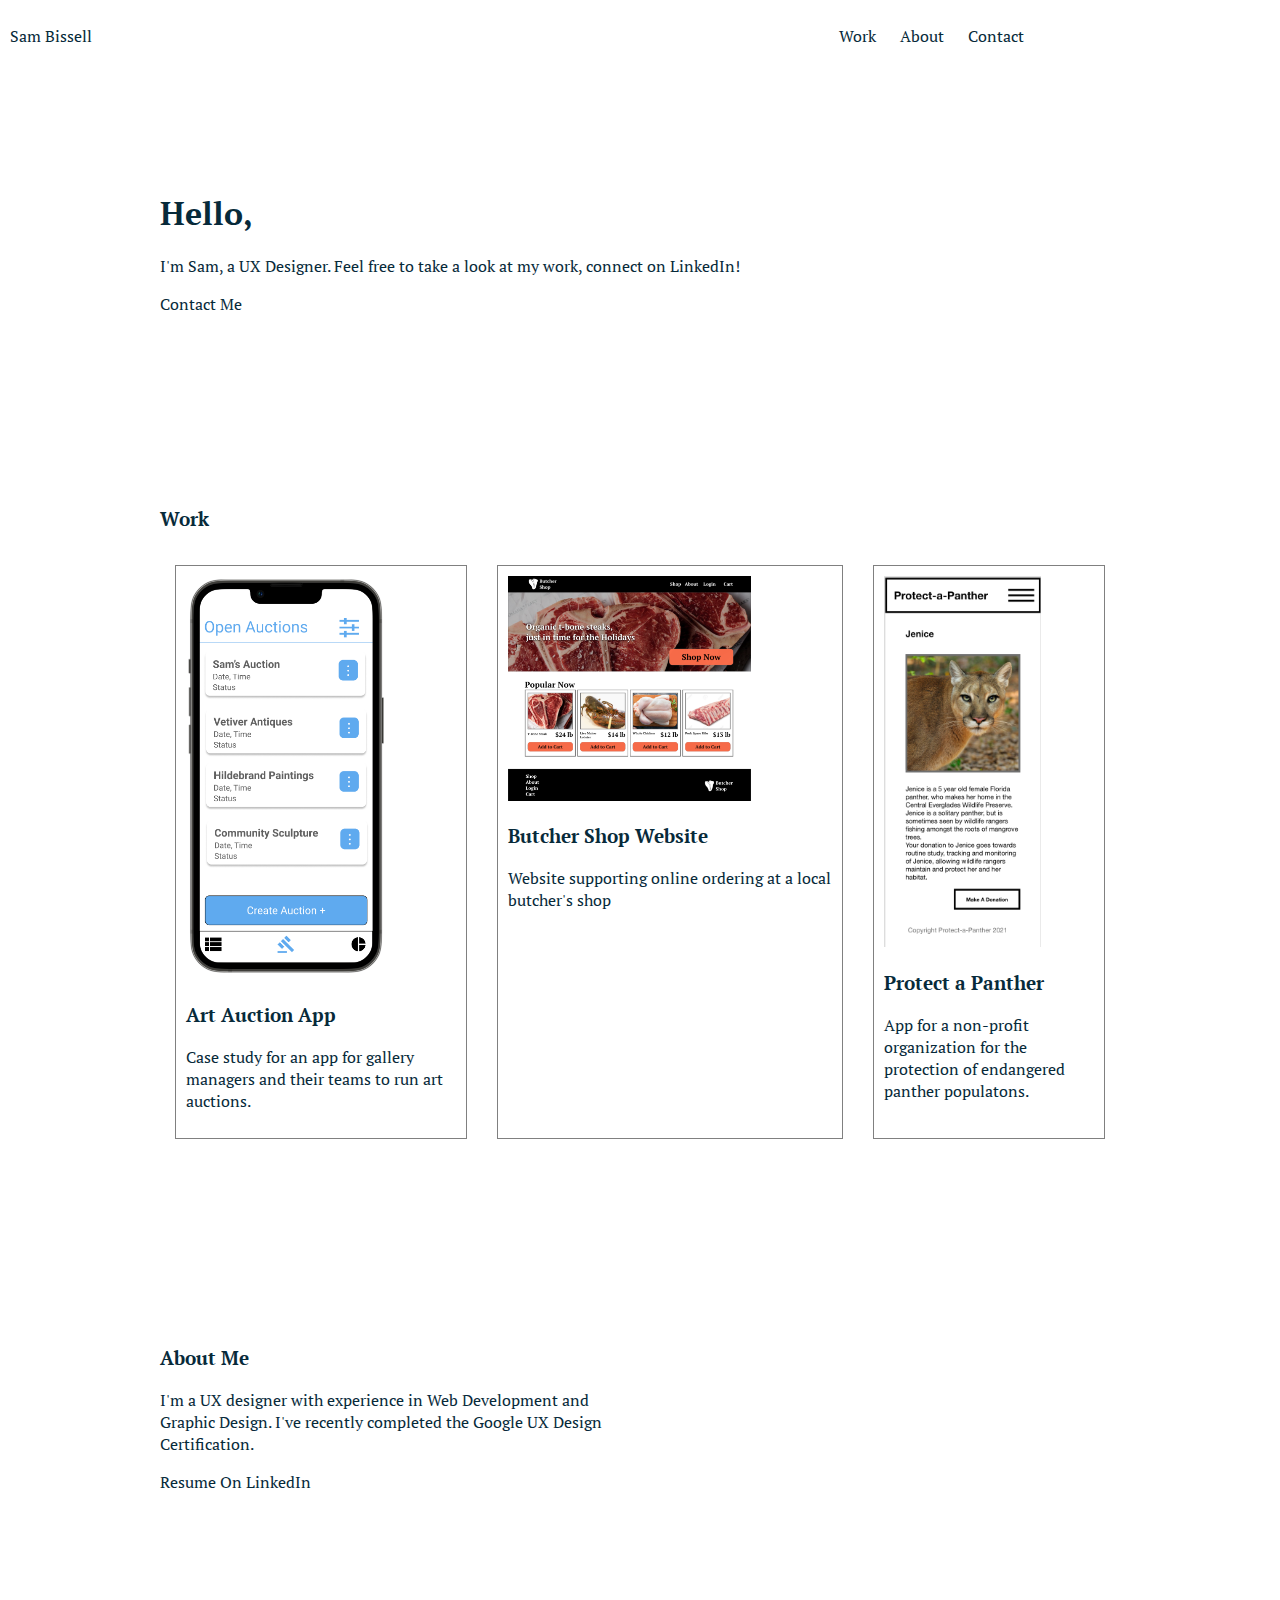
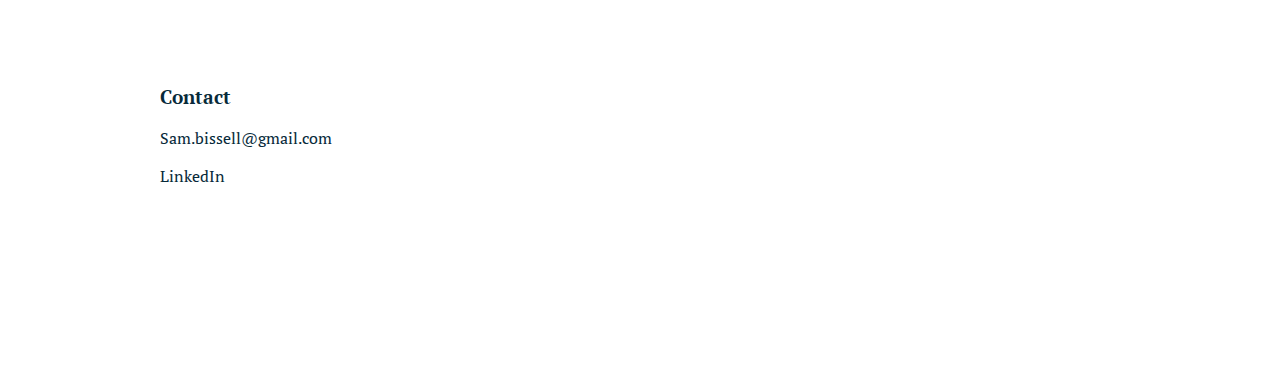
<file: index.html>
<!DOCTYPE html>
<html lang="en">

<head>
    <meta charset="UTF-8" />
    <meta http-equiv="X-UA-Compatible" content="IE=edge" />
    <meta name="viewport" content="width=device-width, initial-scale=1.0" />
    <link rel="preconnect" href="https://fonts.googleapis.com" />
    <link rel="preconnect" href="https://fonts.gstatic.com" crossorigin />
    <link href="https://fonts.googleapis.com/css2?family=PT+Serif&display=swap" rel="stylesheet" />
    <link href="style.css" rel="stylesheet" />
    <title>SB</title>
</head>

<body>
    <nav>
        <a href="index.html">Sam Bissell</a>
        <div class="internal-links">
            <a href="#work">Work</a>
            <a href="#about">About</a>
            <a href="#contact">Contact</a>
        </div>
    </nav>
    <div class="page-container">


        <section id="intro">
            <h1>Hello,</h1>
            <p>
                I'm Sam, a UX Designer. Feel free to take a look at my work, connect on LinkedIn!
            </p>
            <a href="#contact">Contact Me</a>
        </section>

        <section>
            <h3 id="work">Work</h3>
            <div class="project-grid">
                <div class="project-card">
                    <a href="auction.html">
                        <img src="./images/auction/mock3.png" alt="">
                        <h3>Art Auction App</h3>
                        <p>
                            Case study for an app for gallery managers and their teams to run art auctions.
                        </p>
                    </a>

                </div>
                <div class="project-card">
                    <a href="butcher.html">
                        <img src="./images/butcher/mock3.png" alt="">
                        <h3>Butcher Shop Website</h3>
                        <p>
                            Website supporting online ordering at a local butcher's shop
                        </p>
                    </a>

                </div>
                <div class="project-card">
                    <a href="panther.html">
                        <img src="./images/panther/mock1.png" alt="">
                        <h3>Protect a Panther</h3>
                        <p>
                            App for a non-profit organization for the protection of endangered panther populatons.
                        </p>
                    </a>

                </div>
            </div>

        </section>


        <section>
            <h3 id="about">About Me</h3>
            <p class="text-area">I'm a UX designer with experience in Web Development and Graphic Design. I've recently
                completed the Google UX Design Certification.</p>
            <a href="https://www.linkedin.com/in/samuel-bissell/">Resume On LinkedIn</a>

        </section>



        <section>
            <h3 id="contact">Contact</h3>
            <p>Sam.bissell@gmail.com</p>
            <a href="https://www.linkedin.com/in/samuel-bissell/">LinkedIn</a>

        </section>
    </div>

    <footer></footer>
</body>

</html>

<!-- <nav>
  <a>Sam Bissell</a>
  <div>
    <a>Work</a>
    <a>About</a>
    <a>Contact</a>
  </div>
</nav>
<div class="page-container">
  <section></section>
</div>
<footer></footer> -->
</file>
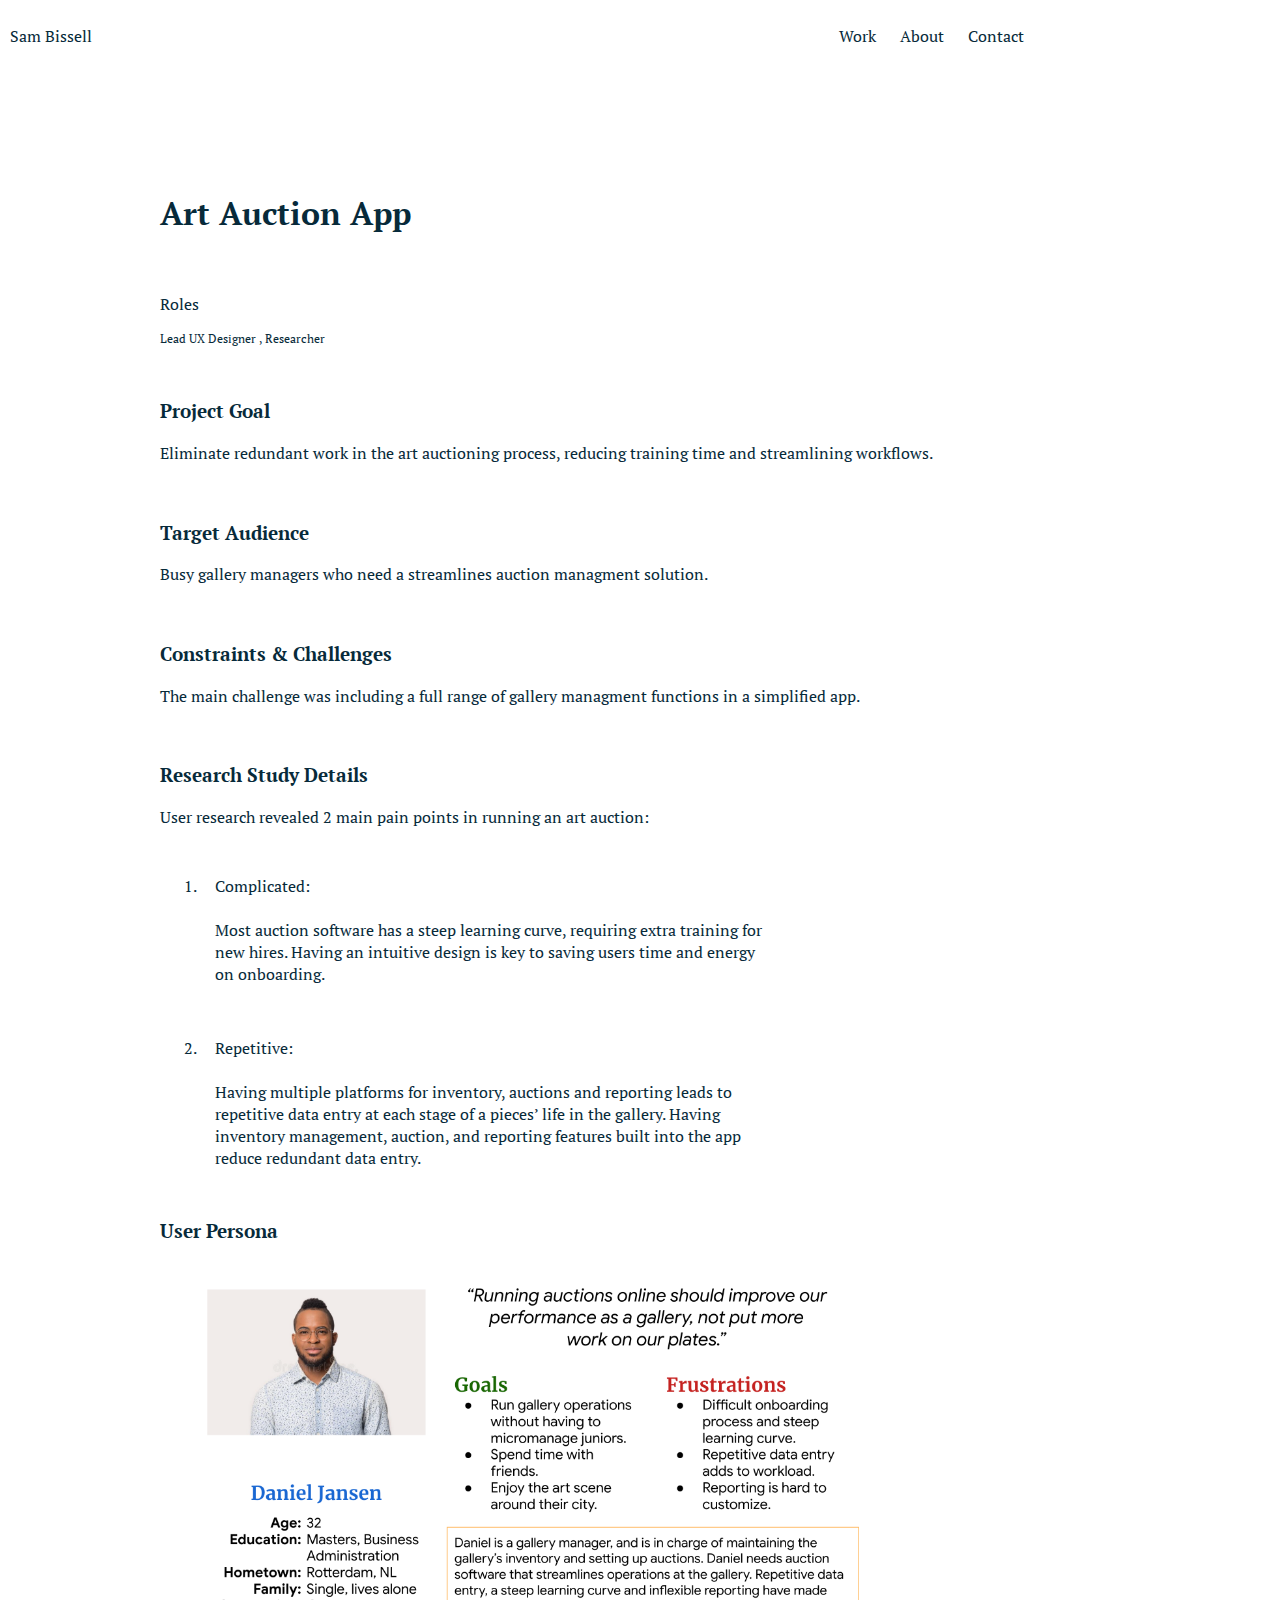
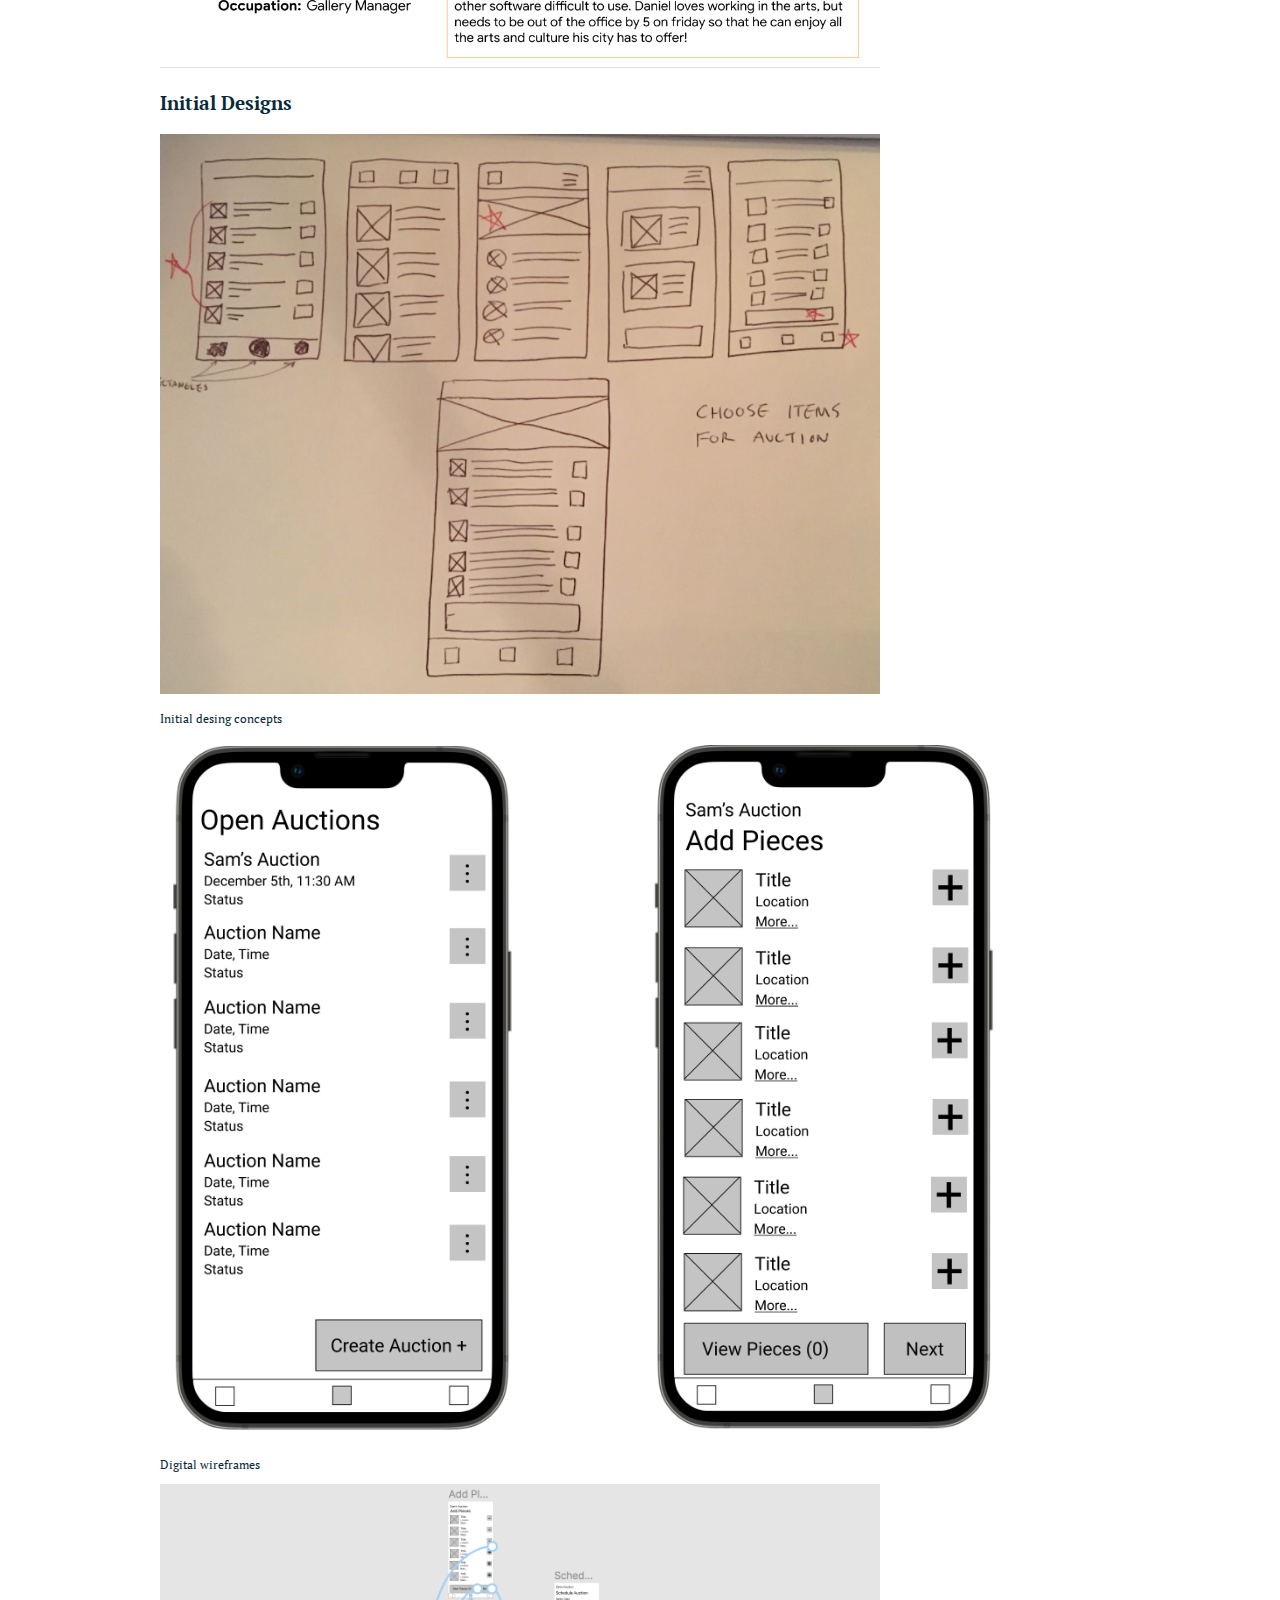
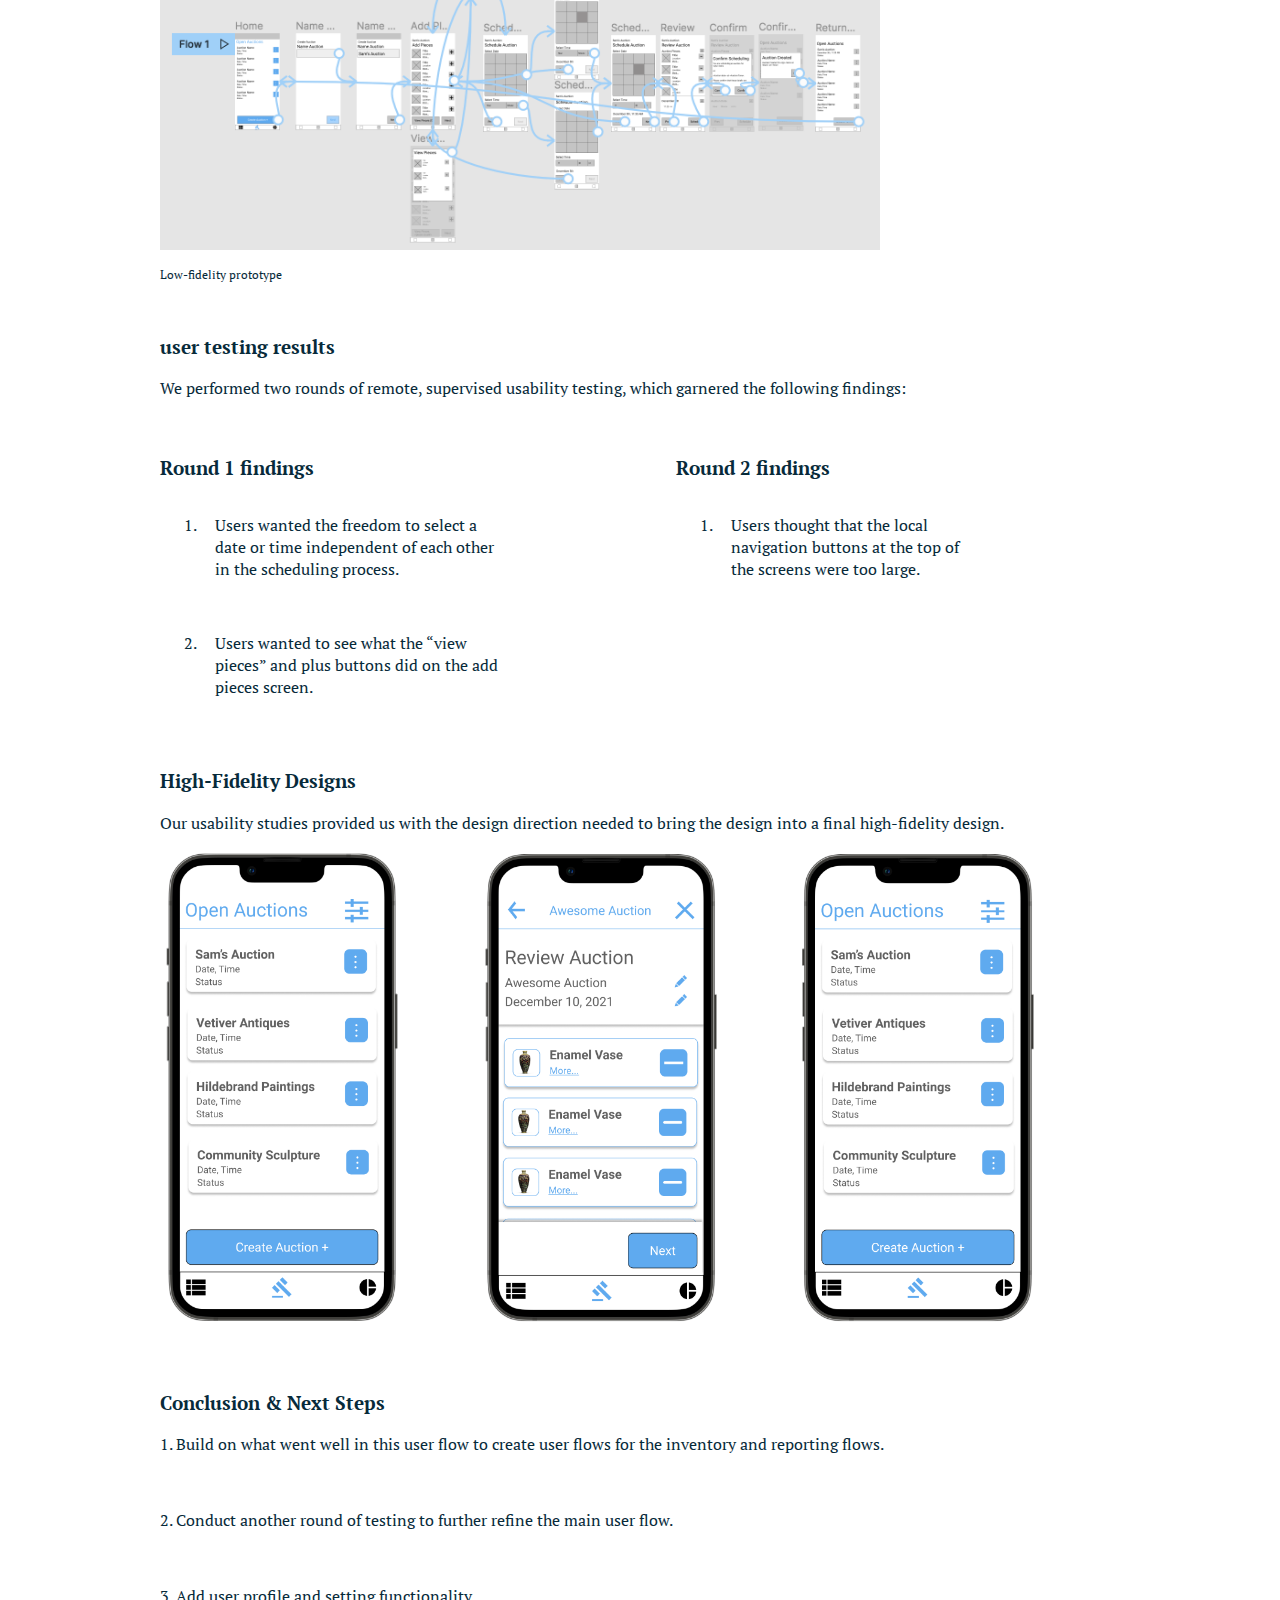
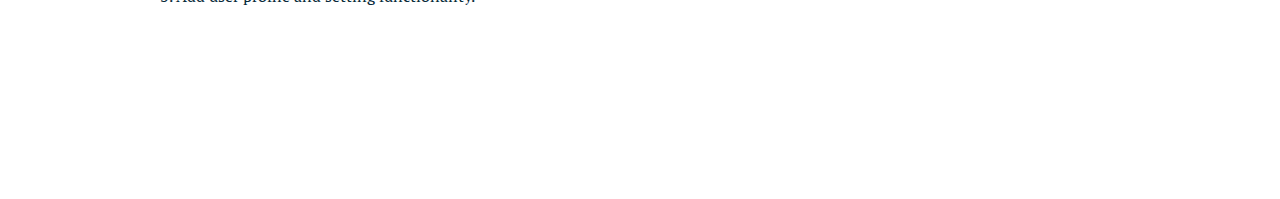
<file: auction.html>
<!DOCTYPE html>
<html lang="en">

<head>
    <meta charset="UTF-8" />
    <meta http-equiv="X-UA-Compatible" content="IE=edge" />
    <meta name="viewport" content="width=device-width, initial-scale=1.0" />
    <link rel="preconnect" href="https://fonts.googleapis.com" />
    <link rel="preconnect" href="https://fonts.gstatic.com" crossorigin />
    <link href="https://fonts.googleapis.com/css2?family=PT+Serif&display=swap" rel="stylesheet" />
    <link href="style.css" rel="stylesheet" />
    <title>SB</title>
</head>

<body>
    <nav>
        <a href="index.html">Sam Bissell</a>
        <div class="internal-links">
            <a href="index.html#work">Work</a>
            <a href="index.html#about">About</a>
            <a href="index.html#contact">Contact</a>
        </div>
    </nav>
    <div class="page-container">



        <section>
            <h1 id="work">Art Auction App</h1>
            <br>
            <p>Roles</p>
            <p class="sub-text">Lead UX Designer
                , Researcher</p>
            <br>
            <h3>Project Goal</h3>
            <p>Eliminate redundant work in the art auctioning process, reducing training time and streamlining workflows.</p>
            <br>
            <h3>Target Audience</h3>
            <p>Busy gallery managers who need a streamlines auction managment solution.</p>
            <br>
            <h3>Constraints & Challenges</h3>
            <p>The main challenge was including a full range of gallery managment functions in a simplified app.</p>
            <br>
            <h3>Research Study Details</h3>
            <p>User research revealed 2 main pain points in running an art auction:</p>
            <div class="project-grid">
                <ol>
                    <li>Complicated:<br><br>Most auction software has a steep learning curve, requiring extra training
                        for
                        new hires. Having an intuitive design is key to saving users time and energy on onboarding.</li>
                    <br>
                    <li>Repetitive:<br><br>Having multiple platforms for inventory, auctions and reporting leads to
                        repetitive data entry at each stage of a pieces’ life in the gallery. Having inventory
                        management, auction, and reporting features built into the app reduce redundant data entry.</li>
                </ol>
            </div>


            <h3>User Persona</h3>
            <img src="./images/auction/user.png" alt="">
            <br>
            <h3>Initial Designs</h3>
            <img src="./images/auction/auction_paper.png" alt="">
            <p class="sub-text">Initial desing concepts</p>

            <div class="project-grid">
                <div><img src="./images/auction/low1.png" alt="">
                    <p class="sub-text">Digital wireframes</p>
                </div>
                <div><img src="./images/auction/low2.png" alt="">

                </div>

            </div>
            <div><img src="./images/auction/lowpro.png" alt="">
                <p class="sub-text">Low-fidelity prototype</p>
            </div>


            <br>
            <h3>user testing results</h3>
            <p>We performed two rounds of remote, supervised usability testing, which garnered the following findings:
            </p>
            <br>
            <div class="project-grid">
                <div>
                    <h3>Round 1 findings</h3>
                    <ol>
                        <li>Users wanted the freedom to select a date or time independent of each other in the
                            scheduling
                            process.</li>
                        <br>
                        <li>Users wanted to see what the “view pieces” and plus buttons did on the add pieces screen.
                        </li>
                    </ol>
                </div>

                <div>
                    <h3>Round 2 findings</h3>
                    <ol>
                        <li>Users thought that the local navigation buttons at the top of the screens were too large.
                        </li>
                    </ol>
                </div>
            </div>


            <br>
            <h3>High-Fidelity Designs</h3>
            <p>Our usability studies provided us with the design direction needed to bring the design into a final
                high-fidelity design.
                <br>
                <div class="project-grid">
                    <div>
                        <img src="./images/auction/mock1.png" alt="">
                    </div>
                    <div>
                        <img src="./images/auction/mock2.png" alt="">
                    </div>
                    <div>
                        <img src="./images/auction/mock3.png" alt="">
                    </div>
                </div>
            </p>
            <br>
            <h3>Conclusion & Next Steps</h3>
            <p>1. Build on what went well in this user flow to create user flows for the inventory and reporting flows.
            </p>
            <br>
            <p>2. Conduct another round of testing to further refine the main user flow.
            </p>
            <br>
            <p>3. Add user profile and setting functionality.
            </p>







    </div>

    </section>



    </div>

    <footer></footer>
</body>

</html>
</file>
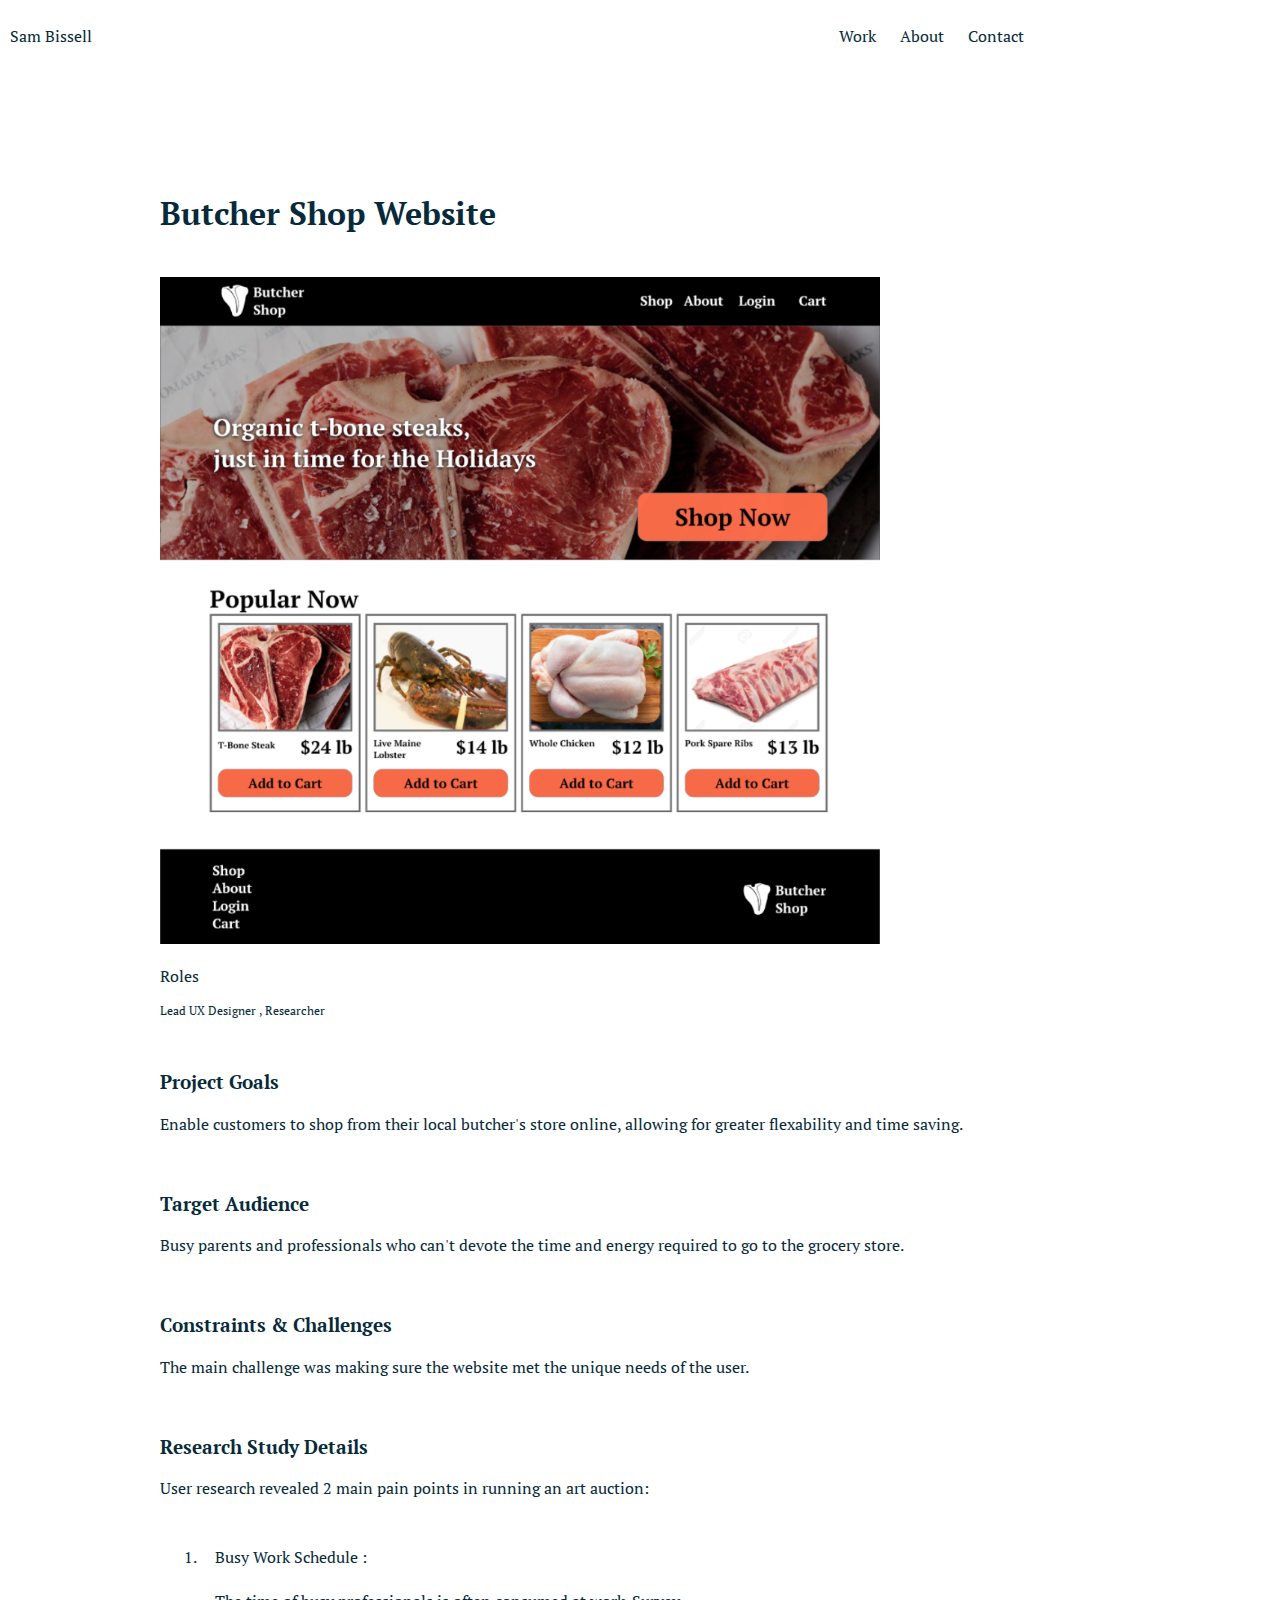
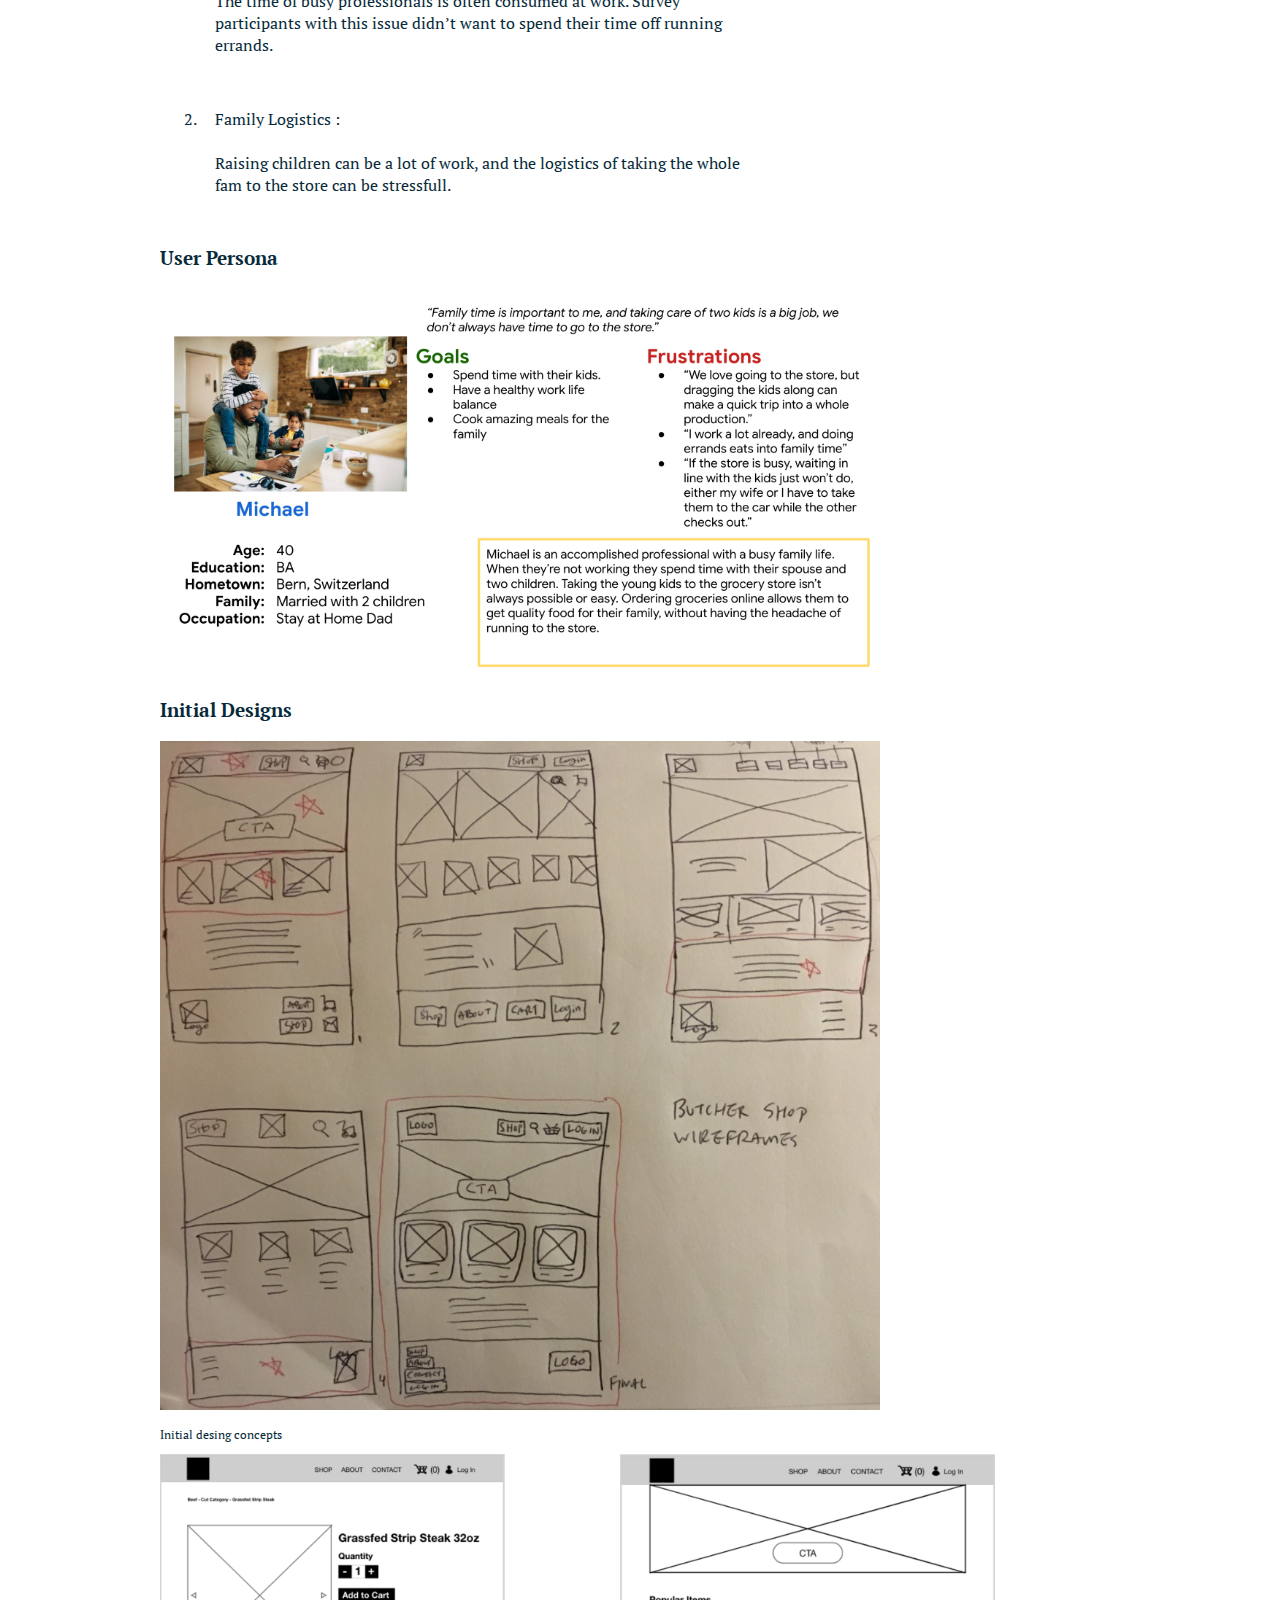
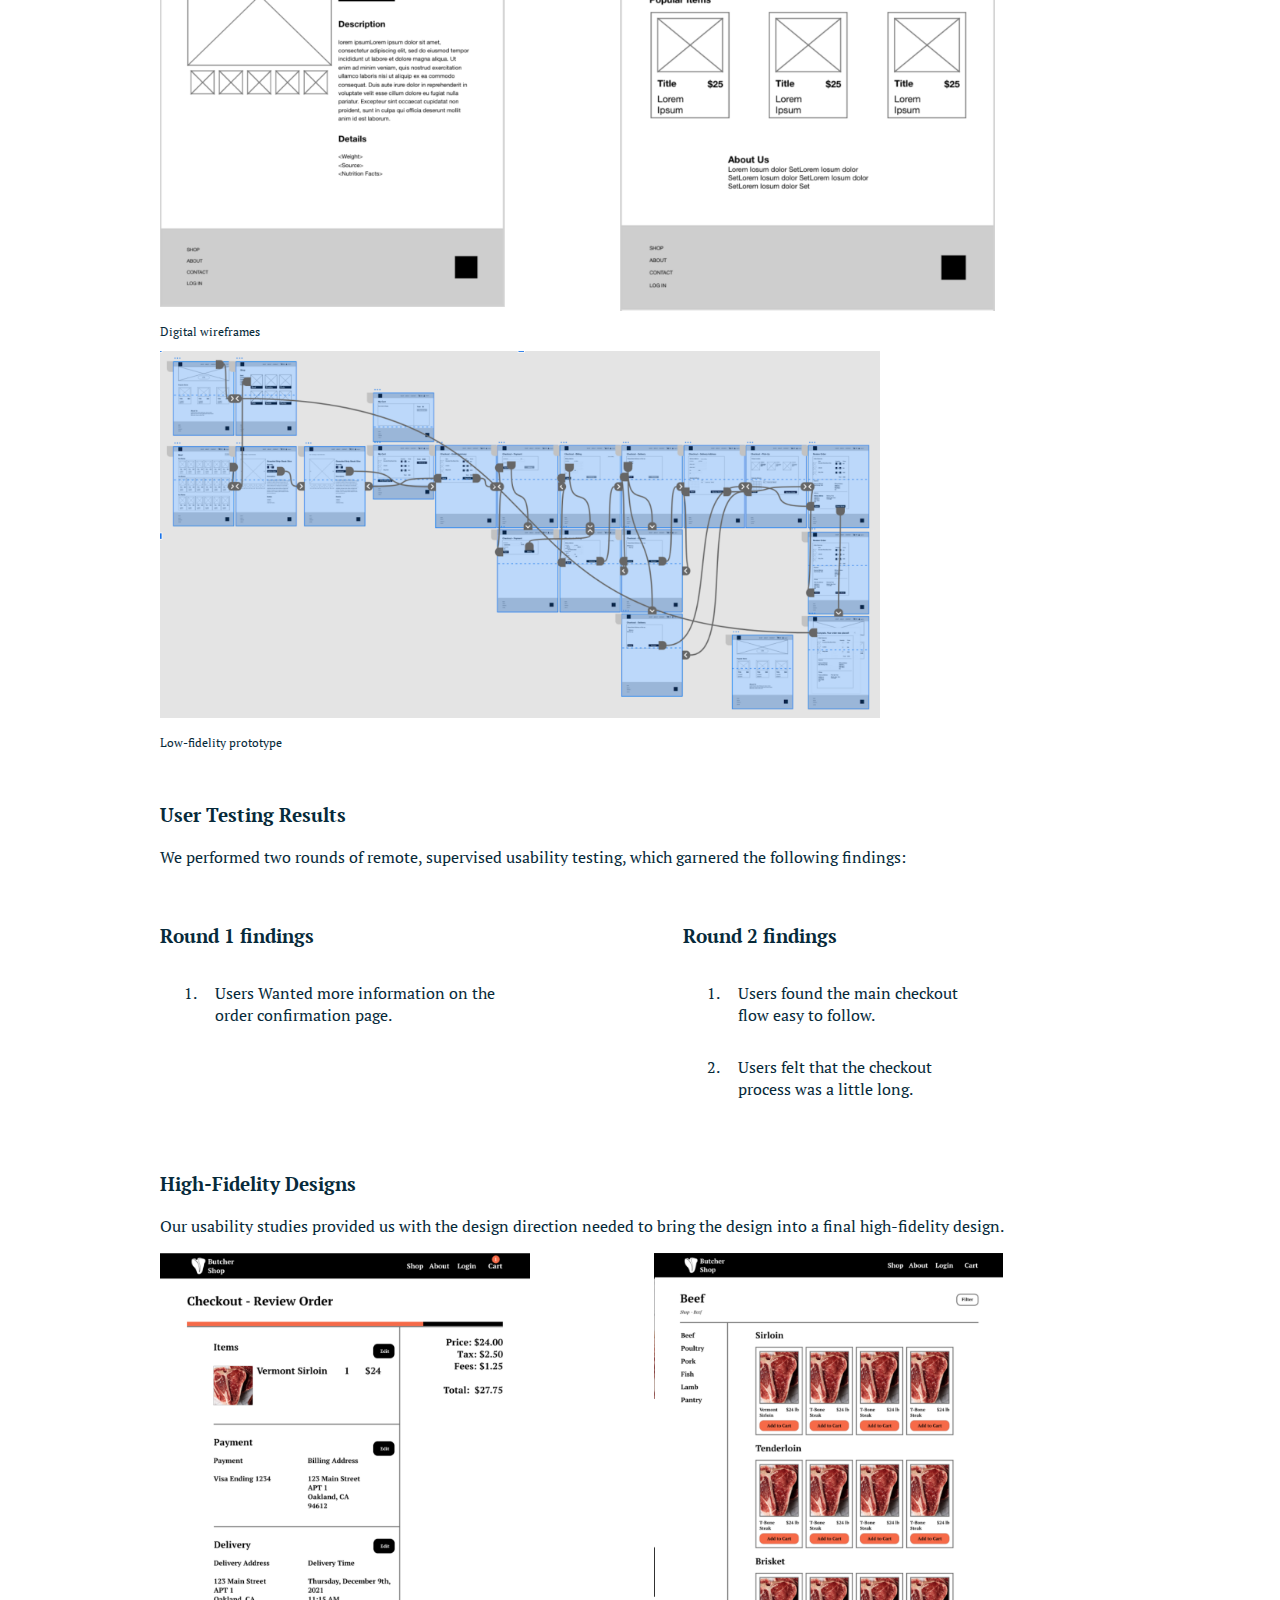
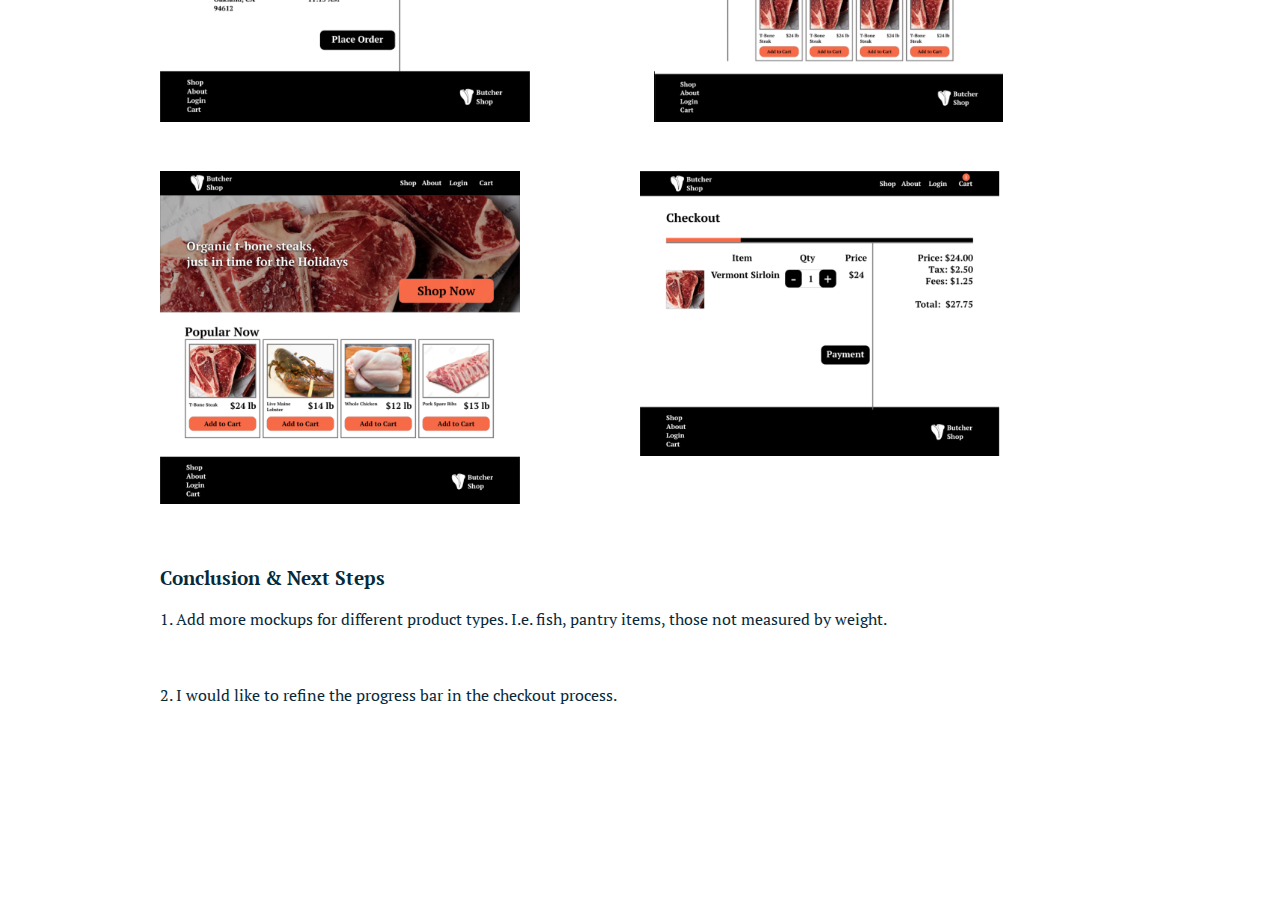
<file: butcher.html>
<!DOCTYPE html>
<html lang="en">

<head>
    <meta charset="UTF-8" />
    <meta http-equiv="X-UA-Compatible" content="IE=edge" />
    <meta name="viewport" content="width=device-width, initial-scale=1.0" />
    <link rel="preconnect" href="https://fonts.googleapis.com" />
    <link rel="preconnect" href="https://fonts.gstatic.com" crossorigin />
    <link href="https://fonts.googleapis.com/css2?family=PT+Serif&display=swap" rel="stylesheet" />
    <link href="style.css" rel="stylesheet" />
    <title>SB</title>
</head>

<body>
    <nav>
        <a href="index.html">Sam Bissell</a>
        <div class="internal-links">
            <a href="index.html#work">Work</a>
            <a href="index.html#about">About</a>
            <a href="index.html#contact">Contact</a>
        </div>
    </nav>
    <div class="page-container">



        <section>
            <h1 id="work">Butcher Shop Website</h1>
            <br>
            <img src="./images/butcher/mock3.png" alt="">
            <br>
            <p>Roles</p>
            <p class="sub-text">Lead UX Designer
                , Researcher</p>
            <br>
             <h3>Project Goals</h3>
            <p>Enable customers to shop from their local butcher's store online, allowing for greater flexability and time saving.
            </p>
            <br>
            <h3>Target Audience</h3>
            <p>Busy parents and professionals who can't devote the time and energy required to go to the grocery store.
            </p>
            <br>
            <h3>Constraints & Challenges</h3>
            <p>The main challenge was making sure the website met the unique needs of the user.</p>
            <br>
            <h3>Research Study Details</h3>
            <p>User research revealed 2 main pain points in running an art auction:</p>
            <div class="project-grid">
                <ol>
                    <li>Busy Work Schedule
                        :<br><br>The time of busy professionals is often consumed at work. Survey participants with this
                        issue didn’t want to spend their time off running errands.</li>
                    <br>
                    <li>Family Logistics
                        :<br><br>Raising children can be a lot of work, and the logistics of taking the whole fam to the
                        store can be stressfull.</li>
                </ol>
            </div>


            <h3>User Persona</h3>
            <img class="big" src="./images/butcher/user.png" alt="">
            <br>
            <h3>Initial Designs</h3>
            <img src="./images/butcher/paper.png" alt="">
            <p class="sub-text">Initial desing concepts</p>

            <div class="project-grid">
                <div><img src="./images/butcher/low1.png" alt="">
                    <p class="sub-text">Digital wireframes</p>
                </div>
                <div><img src="./images/butcher/low2.png" alt="">

                </div>

            </div>
            <div><img src="./images/butcher/lowpro.png" alt="">
                <p class="sub-text">Low-fidelity prototype</p>
            </div>


            <br>
            <h3>User Testing Results</h3>
            <p>We performed two rounds of remote, supervised usability testing, which garnered the following findings:
            </p>
            <br>
            <div class="project-grid">
                <div>
                    <h3>Round 1 findings</h3>
                    <ol>
                        <li>Users Wanted more information on the order confirmation page.</li>
                    </ol>
                </div>

                <div>
                    <h3>Round 2 findings</h3>
                    <ol>
                        <li>Users found the main checkout flow easy to follow.
                        </li>
                        <li>Users felt that the checkout process was a little long.
                        </li>
                    </ol>
                </div>
            </div>


            <br>
            <h3>High-Fidelity Designs</h3>
            <p>Our usability studies provided us with the design direction needed to bring the design into a final
                high-fidelity design.
                <br>
                <div class="project-grid">
                    <div>
                        <img src="./images/butcher/mock1.png" alt="">
                    </div>
                    <div>
                        <img src="./images/butcher/mock4.png" alt="">
                    </div>
                </div>
                <br>
                <br>
                <div class="project-grid">
                    <div>
                        <img src="./images/butcher/mock3.png" alt="">
                    </div>
                    <div>
                        <img src="./images/butcher/mock2.png" alt="">
                    </div>
                </div>
            </p>
            <br>
            <h3>Conclusion & Next Steps</h3>
            <p>1. Add more mockups for different product types. I.e. fish, pantry items, those not measured by weight.
            </p>
            <br>
            <p>2. I would like to refine the progress bar in the checkout process.
            </p>








    </div>

    </section>



    </div>

    <footer></footer>
</body>

</html>
</file>
<file: style.css>
@import url("https://fonts.googleapis.com/css2?family=EB+Garamond&display=swap");

body {
  margin: 0;
  /* background-color: rgb(255, 245, 232); */
  color: rgb(7, 42, 58);
  font-family: "PT Serif", serif;
}

nav {
  display: flex;
  flex-direction: row;
  justify-content: space-between;
  position: absolute;
  width: 80%;
  top: 10px;
  padding: 15px 10px ;
  background-color: white;
}

a {text-decoration: none;
    color: rgb(7, 42, 58);
}

.internal-links a {
  padding: 10px;
}

section {
  /* height: 50vh; */
  margin: 20% 0;
}


#intro {
  /* margin-top: 50vh; */
}
@media only screen{}
@media only screen and (max-width: 800px){}

.page-container {
  width: 75%;
  margin: auto;
}

@media only screen{}
@media only screen and (max-width: 800px){}

.text-area {
    width: 50%;
}    

.sub-text {
  font-size: 0.75em;
}

img {
  max-width: 75%;
}

/* .big img{
  max-width: 80%;
} */

@media only screen{
  .project-grid li {
width: 80%;
    padding: 15px;
     }
   
}
@media only screen and (min-width: 800px){
  .project-grid li {
width: 60%;
    /* padding: 15px; */
     }
   
}



@media only screen{
    .project-grid {
        display: flex;
        flex-direction: column;
        justify-content: space-between;
      }
}
@media only screen and (min-width: 800px){
    .project-grid {
        display: flex;
        flex-direction: row;
        justify-content: space-between;
      }
}



.project-card {
  margin: 15px;
  padding: 10px;
  border: 1px gray solid;
}
</file>
